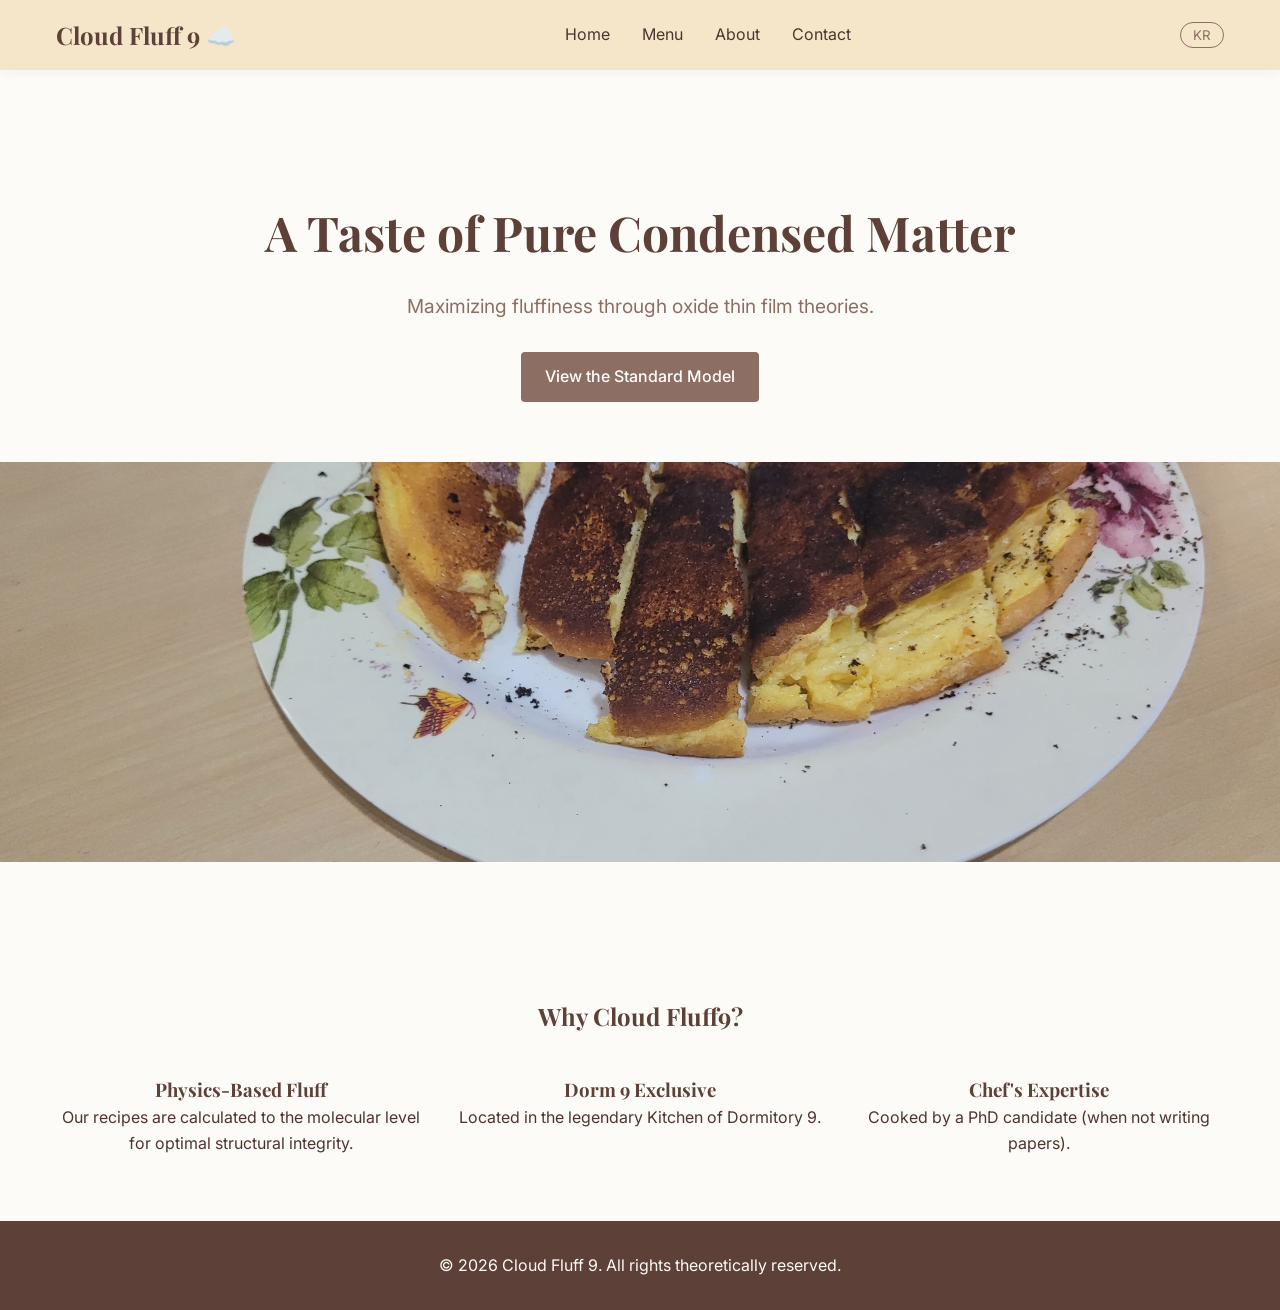
<file: my-fake-restaurant/index.html>
<!DOCTYPE html>
<html lang="ko">

<head>
    <meta charset="UTF-8">
    <meta name="viewport" content="width=device-width, initial-scale=1.0">
    <title>Cloud Fluff 9 - Condensed Matter Souffle</title>
    <link rel="icon" type="image/png" href="assets/icons/favicon.png">
    <link rel="icon"
        href="data:image/svg+xml,<svg xmlns=%22http://www.w3.org/2000/svg%22 viewBox=%220 0 100 100%22><text y=%22.9em%22 font-size=%2290%22>🥞</text></svg>">
    <!-- <link rel="icon" type="image/png" href=https://github.com/favicon.ico> -->
    <link rel="preconnect" href="https://fonts.googleapis.com">
    <link rel="preconnect" href="https://fonts.gstatic.com" crossorigin>
    <link
        href="https://fonts.googleapis.com/css2?family=Inter:wght@400;500;600&family=Playfair+Display:wght@700&display=swap"
        rel="stylesheet">
    <link rel="stylesheet" href="css/style.css">
</head>

<body>
    <header>
        <div class="container nav-container">
            <a href="index.html" class="logo">Cloud Fluff 9 ☁️</a>
            <nav>
                <button class="mobile-menu-btn" aria-label="Menu">☰</button>
                <ul class="nav-links">
                    <li><a href="index.html" data-i18n="nav-home">Home</a></li>
                    <li><a href="menu.html" data-i18n="nav-menu">Menu</a></li>
                    <li><a href="about.html" data-i18n="nav-about">About</a></li>
                    <li><a href="contact.html" data-i18n="nav-contact">Contact</a></li>
                </ul>
            </nav>
            <button class="lang-toggle" id="langToggle">EN</button>
        </div>
    </header>

    <main>
        <section class="hero section">
            <div class="container" style="text-align: center; padding: 60px 0;">
                <h1 style="font-size: 3rem; margin-bottom: 20px;" data-i18n="hero-title">A Taste of Pure Condensed
                    Matter</h1>
                <p style="font-size: 1.2rem; color: var(--color-brown); margin-bottom: 30px;" data-i18n="hero-subtitle">
                    Maximizing fluffiness through oxide thin film theories.</p>
                <a href="menu.html" class="btn" data-i18n="hero-cta">View the Standard Model</a>
            </div>
            <!-- Placeholder for hero image -->
            <img src="imgs/20260116_175040.jpg" alt="Detailed Texture of Souffle Pancake"
                style="width: 100%; height: 400px; object-fit: cover;">
        </section>

        <section class="intro section">
            <div class="container" style="text-align: center;">
                <h2 data-i18n="intro-title">Why Cloud Fluff 9?</h2>
                <div style="display: flex; flex-wrap: wrap; justify-content: center; gap: 30px; margin-top: 40px;">
                    <div style="flex: 1; min-width: 250px;">
                        <h3 data-i18n="intro-1-title">Physics-Based Fluff</h3>
                        <p data-i18n="intro-1-desc">Our recipes are calculated to the molecular level for optimal
                            structural integrity.</p>
                    </div>
                    <div style="flex: 1; min-width: 250px;">
                        <h3 data-i18n="intro-2-title">Dorm 9 Exclusive</h3>
                        <p data-i18n="intro-2-desc">Located in the legendary Kitchen of Dormitory 9.</p>
                    </div>
                    <div style="flex: 1; min-width: 250px;">
                        <h3 data-i18n="intro-3-title">Chef's Expertise</h3>
                        <p data-i18n="intro-3-desc">Cooked by a PhD candidate (when not writing papers).</p>
                    </div>
                </div>
            </div>
        </section>
    </main>

    <div id="global-footer"></div>

    <script src="js/data.js"></script>
    <script src="js/main.js"></script>
</body>

</html>
</file>
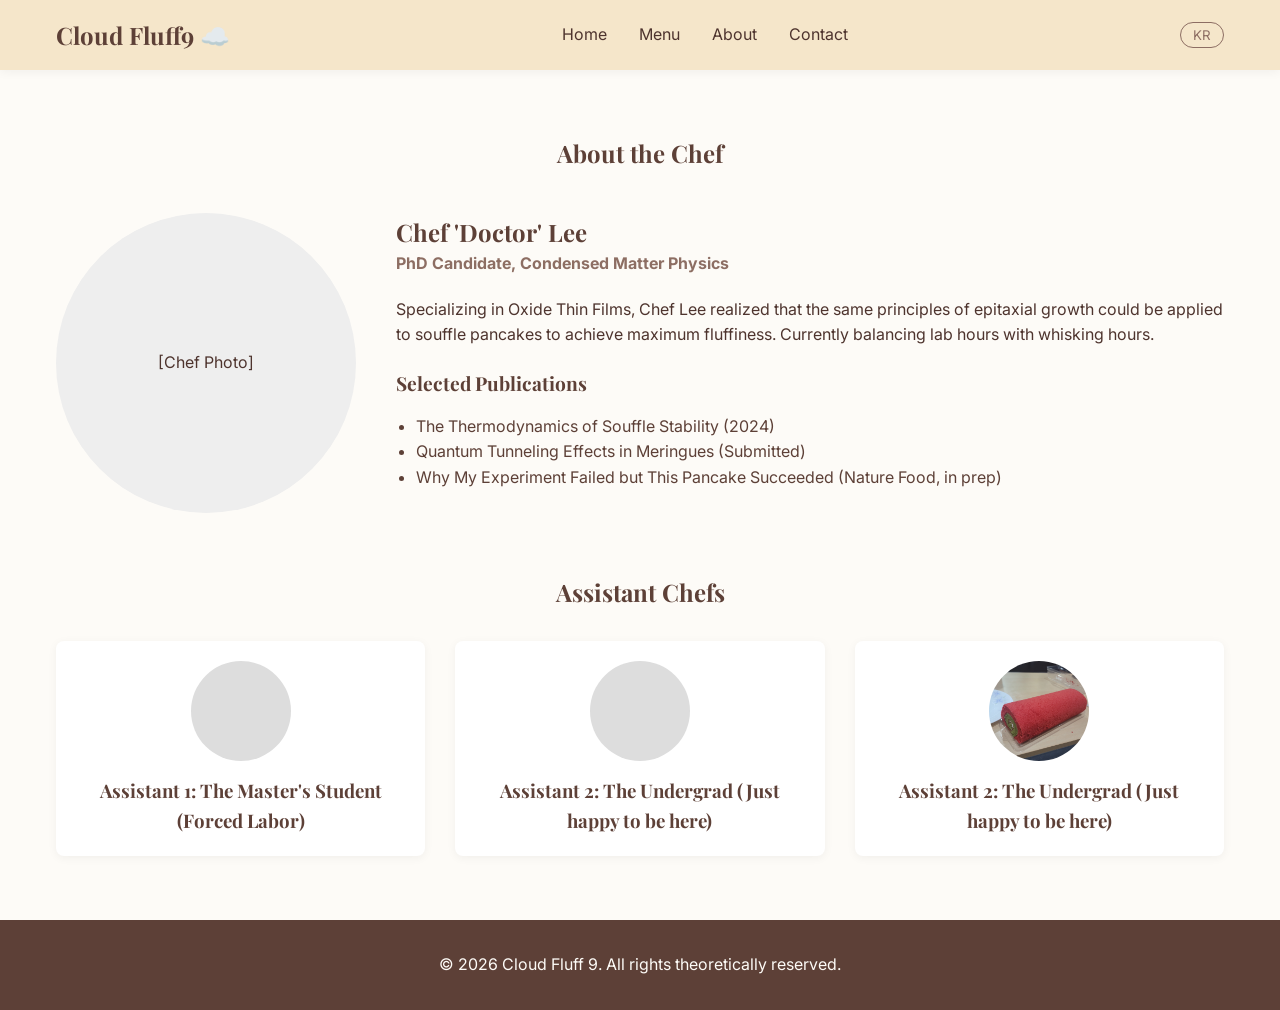
<file: my-fake-restaurant/about.html>
<!DOCTYPE html>
<html lang="ko">

<head>
    <meta charset="UTF-8">
    <meta name="viewport" content="width=device-width, initial-scale=1.0">
    <title>About - Cloud Fluff9</title>
    <link rel="icon" type="image/png" href="assets/icons/favicon.png">
    <link
        href="https://fonts.googleapis.com/css2?family=Inter:wght@400;500;600&family=Playfair+Display:wght@700&display=swap"
        rel="stylesheet">
    <link rel="stylesheet" href="css/style.css">
</head>

<body>
    <header>
        <div class="container nav-container">
            <a href="index.html" class="logo">Cloud Fluff9 ☁️</a>
            <nav>
                <button class="mobile-menu-btn" aria-label="Menu">☰</button>
                <ul class="nav-links">
                    <li><a href="index.html" data-i18n="nav-home">Home</a></li>
                    <li><a href="menu.html" data-i18n="nav-menu">Menu</a></li>
                    <li><a href="about.html" data-i18n="nav-about">About</a></li>
                    <li><a href="contact.html" data-i18n="nav-contact">Contact</a></li>
                </ul>
            </nav>
            <button class="lang-toggle" id="langToggle">EN</button>
        </div>
    </header>

    <main>
        <section class="section">
            <div class="container">
                <h1 style="text-align: center; margin-bottom: 40px;" data-i18n="about-title">About the Chef</h1>

                <div style="display: flex; flex-direction: column; gap: 60px;">
                    <!-- Main Chef -->
                    <div style="display: flex; gap: 40px; align-items: flex-start; flex-wrap: wrap;">
                        <div
                            style="flex: 0 0 300px; height: 300px; background-color: #EEE; border-radius: 50%; display: flex; align-items: center; justify-content: center; overflow: hidden;">
                            [Chef Photo]
                        </div>
                        <div style="flex: 1; min-width: 300px;">
                            <h2 data-i18n="about-chef-name">Chef 'Doctor' Lee</h2>
                            <p style="font-weight: bold; color: var(--color-brown); margin-bottom: 20px;"
                                data-i18n="about-chef-role">PhD Candidate, Condensed Matter Physics</p>
                            <p style="margin-bottom: 20px;" data-i18n="about-chef-bio">Specializing in Oxide Thin
                                Films...</p>

                            <h3 style="font-size: 1.2rem; margin-bottom: 15px;">Selected Publications</h3>
                            <ul style="list-style: disc; padding-left: 20px; color: var(--color-dark-brown);">
                                <li>The Thermodynamics of Souffle Stability (2024)</li>
                                <li>Quantum Tunneling Effects in Meringues (Submitted)</li>
                                <li>Why My Experiment Failed but This Pancake Succeeded (Nature Food, in prep)</li>
                            </ul>
                        </div>
                    </div>

                    <!-- Assistants -->
                    <div>
                        <h2 style="text-align: center; margin-bottom: 30px;" data-i18n="about-asst-title">Assistant
                            Chefs</h2>
                        <div style="display: flex; gap: 30px; justify-content: center; flex-wrap: wrap;">
                            <div
                                style="flex: 1; min-width: 250px; background: white; padding: 20px; border-radius: 8px; text-align: center; box-shadow: 0 2px 10px rgba(0,0,0,0.05);">
                                <div
                                    style="width: 100px; height: 100px; background-color: #DDD; border-radius: 50%; margin: 0 auto 15px;">
                                </div>
                                <h3 data-i18n="about-asst-1">Assistant 1: The Master's Student</h3>
                            </div>
                            <div
                                style="flex: 1; min-width: 250px; background: white; padding: 20px; border-radius: 8px; text-align: center; box-shadow: 0 2px 10px rgba(0,0,0,0.05);">
                                <div
                                    style="width: 100px; height: 100px; background-color: #DDD; border-radius: 50%; margin: 0 auto 15px;">
                                </div>
                                <h3 data-i18n="about-asst-2">Assistant 2: The Undergrad</h3>
                            </div>
                            <div
                                style="flex: 1; min-width: 250px; background: white; padding: 20px; border-radius: 8px; text-align: center; box-shadow: 0 2px 10px rgba(0,0,0,0.05);">
                                <div
                                    style="width: 100px; height: 100px; background-image: url('imgs/20251222_181034.jpg'); border-radius: 50%; margin: 0 auto 15px; background-size: cover; background-position: center;">
                                </div>
                                <h3 data-i18n="about-asst-2">Assistant 2: The Undergrad</h3>
                            </div>
                        </div>
                    </div>
                </div>
            </div>
        </section>
    </main>

    <div id="global-footer"></div>

    <script src="js/data.js"></script>
    <script src="js/main.js"></script>
</body>

</html>
</file>
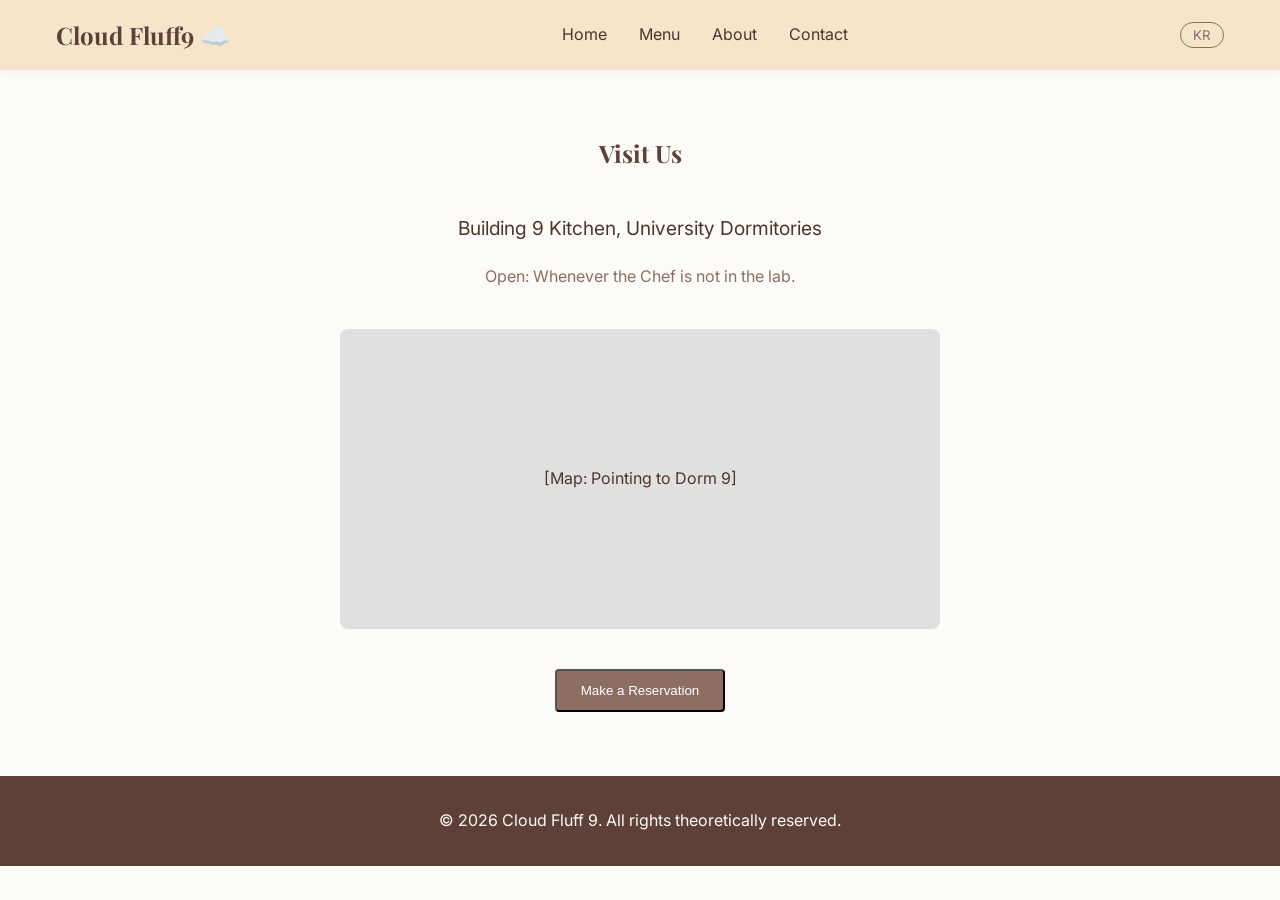
<file: my-fake-restaurant/contact.html>
<!DOCTYPE html>
<html lang="ko">

<head>
    <meta charset="UTF-8">
    <meta name="viewport" content="width=device-width, initial-scale=1.0">
    <title>Contact - Cloud Fluff9</title>
    <link rel="icon" type="image/png" href="assets/icons/favicon.png">
    <link
        href="https://fonts.googleapis.com/css2?family=Inter:wght@400;500;600&family=Playfair+Display:wght@700&display=swap"
        rel="stylesheet">
    <link rel="stylesheet" href="css/style.css">
</head>

<body>
    <header>
        <div class="container nav-container">
            <a href="index.html" class="logo">Cloud Fluff9 ☁️</a>
            <nav>
                <button class="mobile-menu-btn" aria-label="Menu">☰</button>
                <ul class="nav-links">
                    <li><a href="index.html" data-i18n="nav-home">Home</a></li>
                    <li><a href="menu.html" data-i18n="nav-menu">Menu</a></li>
                    <li><a href="about.html" data-i18n="nav-about">About</a></li>
                    <li><a href="contact.html" data-i18n="nav-contact">Contact</a></li>
                </ul>
            </nav>
            <button class="lang-toggle" id="langToggle">EN</button>
        </div>
    </header>

    <main>
        <section class="section">
            <div class="container" style="text-align: center;">
                <h1 style="margin-bottom: 40px;" data-i18n="contact-title">Visit Us</h1>

                <div style="max-width: 600px; margin: 0 auto;">
                    <p style="font-size: 1.2rem; margin-bottom: 20px;" data-i18n="contact-address">Building 9 Kitchen,
                        University Dormitories</p>
                    <p style="color: var(--color-brown); margin-bottom: 40px;" data-i18n="contact-open">Open: Whenever
                        the Chef is not in the lab.</p>

                    <!-- Map Placeholder -->
                    <div
                        style="width: 100%; height: 300px; background-color: #E0E0E0; border-radius: 8px; display: flex; align-items: center; justify-content: center; margin-bottom: 40px;">
                        [Map: Pointing to Dorm 9]
                    </div>

                    <button class="btn" onclick="alert('Reservation Sent! The chef will confirm if experiments allow.')"
                        data-i18n="contact-btn">Make a Reservation</button>
                </div>
            </div>
        </section>
    </main>

    <div id="global-footer"></div>

    <script src="js/data.js"></script>
    <script src="js/main.js"></script>
</body>

</html>
</file>
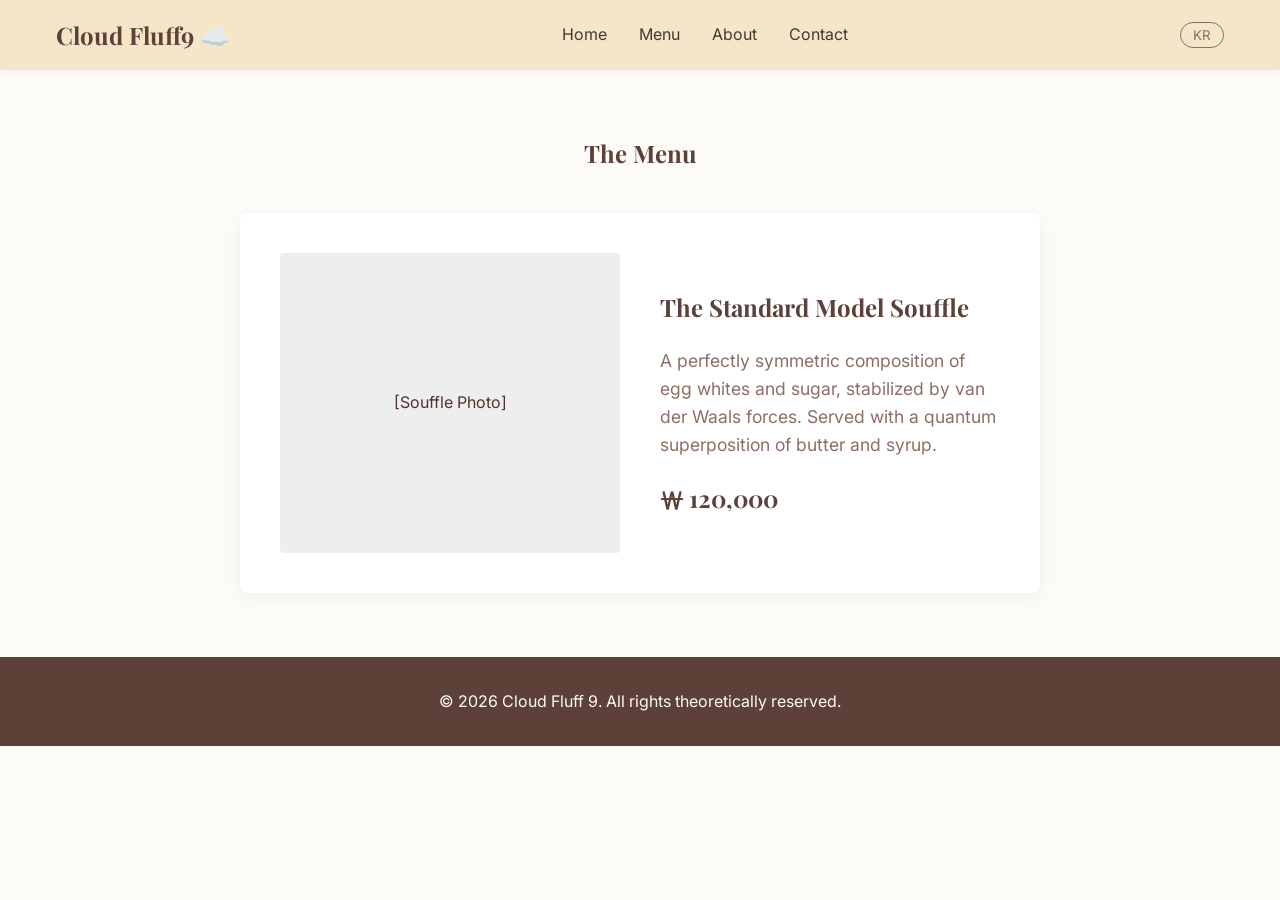
<file: my-fake-restaurant/menu.html>
<!DOCTYPE html>
<html lang="ko">

<head>
    <meta charset="UTF-8">
    <meta name="viewport" content="width=device-width, initial-scale=1.0">
    <title>Menu - Cloud Fluff9</title>
    <link rel="icon" type="image/png" href="assets/icons/favicon.png">
    <link
        href="https://fonts.googleapis.com/css2?family=Inter:wght@400;500;600&family=Playfair+Display:wght@700&display=swap"
        rel="stylesheet">
    <link rel="stylesheet" href="css/style.css">
</head>

<body>
    <header>
        <div class="container nav-container">
            <a href="index.html" class="logo">Cloud Fluff9 ☁️</a>
            <nav>
                <button class="mobile-menu-btn" aria-label="Menu">☰</button>
                <ul class="nav-links">
                    <li><a href="index.html" data-i18n="nav-home">Home</a></li>
                    <li><a href="menu.html" data-i18n="nav-menu">Menu</a></li>
                    <li><a href="about.html" data-i18n="nav-about">About</a></li>
                    <li><a href="contact.html" data-i18n="nav-contact">Contact</a></li>
                </ul>
            </nav>
            <button class="lang-toggle" id="langToggle">EN</button>
        </div>
    </header>

    <main>
        <section class="section">
            <div class="container" style="text-align: center;">
                <h1 style="margin-bottom: 40px;" data-i18n="menu-title">The Menu</h1>

                <div
                    style="background: white; padding: 40px; border-radius: 8px; box-shadow: 0 4px 20px rgba(0,0,0,0.05); max-width: 800px; margin: 0 auto; display: flex; flex-wrap: wrap; align-items: center; gap: 40px;">
                    <div style="flex: 1; min-width: 300px;">
                        <div
                            style="width: 100%; height: 300px; background-color: #EEE; display: flex; align-items: center; justify-content: center; border-radius: 4px;">
                            [Souffle Photo]
                        </div>
                    </div>
                    <div style="flex: 1; text-align: left; min-width: 300px;">
                        <h2 data-i18n="menu-item-title">The Standard Model Souffle</h2>
                        <p style="color: var(--color-brown); font-size: 1.1rem; margin: 20px 0;"
                            data-i18n="menu-item-desc">A perfectly symmetric composition of egg whites and sugar.</p>
                        <p style="font-family: var(--font-heading); font-size: 1.5rem; font-weight: bold; color: var(--color-dark-brown);"
                            data-i18n="menu-item-price">₩ 12,000</p>
                    </div>
                </div>
            </div>
        </section>
    </main>

    <div id="global-footer"></div>

    <script src="js/data.js"></script>
    <script src="js/main.js"></script>
</body>

</html>
</file>
<file: my-fake-restaurant/css/style.css>
:root {
    /* Color Palette */
    --color-cream: #FDFBF7;
    --color-beige: #F5E6CA;
    --color-brown: #8D6E63;
    --color-dark-brown: #5D4037;
    --color-accent: #E57373; /* Warm reddish accent */
    --color-text: #4E342E;
    
    /* Typography */
    --font-heading: 'Playfair Display', serif;
    --font-body: 'Inter', sans-serif;
    
    /* Spacing */
    --spacing-sm: 8px;
    --spacing-md: 16px;
    --spacing-lg: 32px;
    --spacing-xl: 64px;
}

* {
    box-sizing: border-box;
    margin: 0;
    padding: 0;
}

body {
    background-color: var(--color-cream);
    color: var(--color-text);
    font-family: var(--font-body);
    line-height: 1.6;
    overflow-x: hidden;
}

h1, h2, h3, h4, h5, h6 {
    font-family: var(--font-heading);
    color: var(--color-dark-brown);
    font-weight: 700;
}

a {
    text-decoration: none;
    color: inherit;
    transition: color 0.3s ease;
}

ul {
    list-style: none;
}

/* Layout Utilities */
.container {
    max-width: 1200px;
    margin: 0 auto;
    padding: 0 var(--spacing-md);
}

.section {
    padding: var(--spacing-xl) 0;
}

/* Header & Nav */
header {
    background-color: var(--color-beige);
    padding: var(--spacing-md) 0;
    position: sticky;
    top: 0;
    z-index: 100;
    box-shadow: 0 2px 10px rgba(0,0,0,0.05);
}

.nav-container {
    display: flex;
    justify-content: space-between;
    align-items: center;
}

.logo {
    font-family: var(--font-heading);
    font-size: 1.5rem;
    font-weight: bold;
    color: var(--color-dark-brown);
}

.nav-links {
    display: flex;
    gap: var(--spacing-lg);
}

.nav-links a:hover {
    color: var(--color-accent);
}

/* Language Toggle */
.lang-toggle {
    background: none;
    border: 1px solid var(--color-brown);
    color: var(--color-brown);
    padding: 4px 12px;
    border-radius: 20px;
    cursor: pointer;
    font-family: var(--font-body);
}

.lang-toggle:hover {
    background-color: var(--color-brown);
    color: var(--color-cream);
}

/* Buttons */
.btn {
    display: inline-block;
    padding: 12px 24px;
    background-color: var(--color-brown);
    color: white;
    border-radius: 4px;
    font-weight: 500;
}

.btn:hover {
    background-color: var(--color-dark-brown);
}

/* Mobile Menu */
.mobile-menu-btn {
    display: none;
    background: none;
    border: none;
    font-size: 1.5rem;
    cursor: pointer;
    color: var(--color-dark-brown);
}

@media (max-width: 768px) {
    .nav-links {
        display: none;
        flex-direction: column;
        position: absolute;
        top: 100%;
        left: 0;
        width: 100%;
        background-color: var(--color-beige);
        padding: var(--spacing-md);
        text-align: center;
    }

    .nav-links.active {
        display: flex;
    }

    .mobile-menu-btn {
        display: block;
    }
}

/* Footer */
footer {
    background-color: var(--color-dark-brown);
    color: var(--color-cream);
    text-align: center;
    padding: var(--spacing-lg) 0;
    margin-top: auto;
}
</file>
